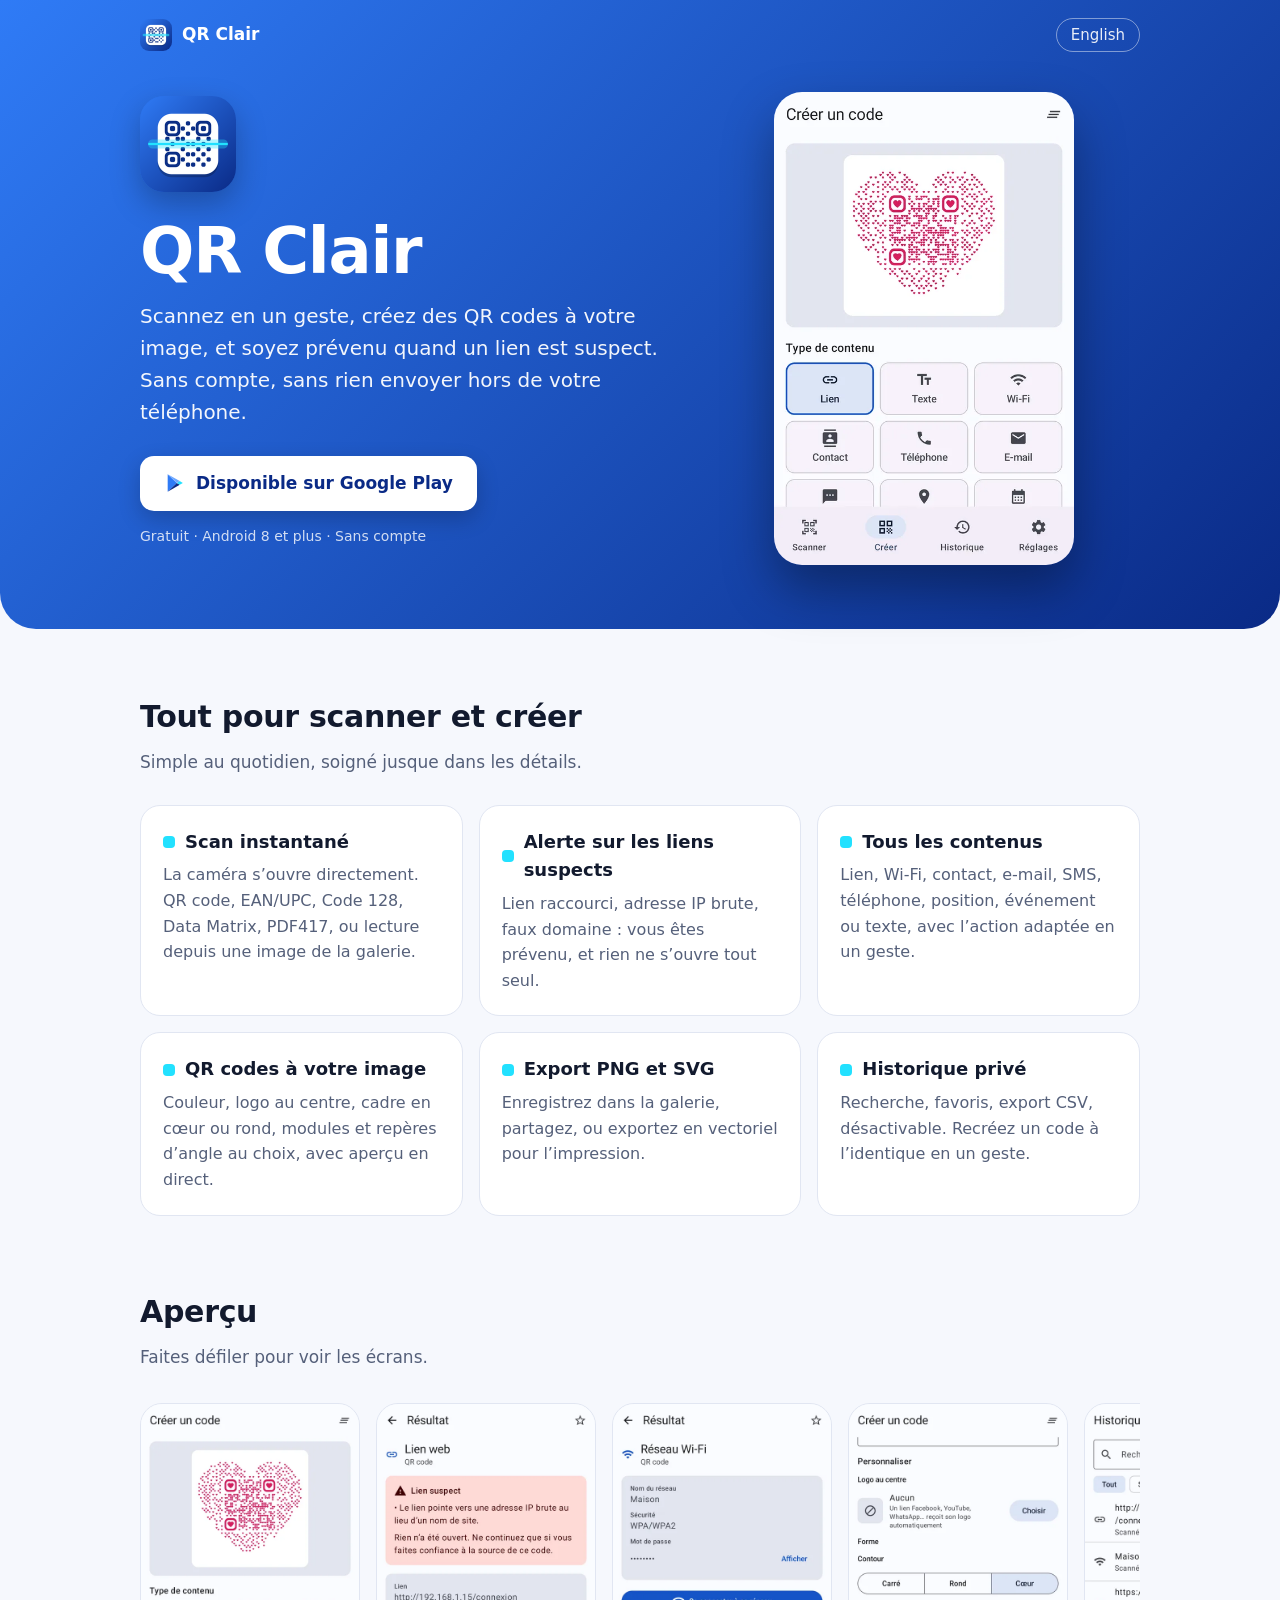
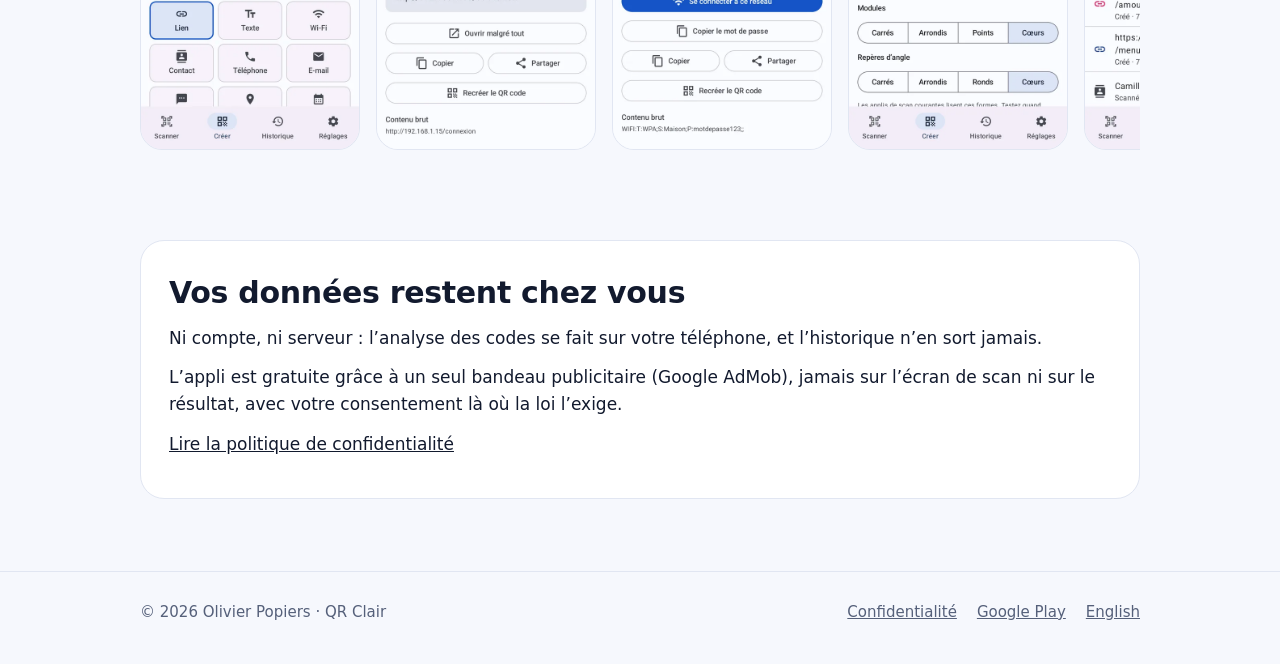
<file: index.html>
<!doctype html>
<html lang="fr">
<head>
<meta charset="utf-8">
<meta name="viewport" content="width=device-width, initial-scale=1">
<title>QR Clair — scanner et créer des QR codes, sans compte</title>
<meta name="description" content="Scannez et créez des QR codes et codes-barres. Alerte sur les liens suspects, QR codes en forme de cœur, hors ligne, sans compte. Vos données restent sur votre téléphone.">
<meta property="og:title" content="QR Clair — scanner et créer des QR codes, sans compte">
<meta property="og:description" content="Scannez et créez des QR codes et codes-barres. Alerte sur les liens suspects, QR codes en forme de cœur, hors ligne, sans compte. Vos données restent sur votre téléphone.">
<meta property="og:image" content="assets/partage-fr.png">
<meta name="theme-color" content="#0a2a86">
<link rel="icon" href="assets/icone-32.png">
<link rel="apple-touch-icon" href="assets/icone-192.png">
<link rel="stylesheet" href="assets/style.css">
</head>
<body>
<header class="hero"><div class="wrap">
<div class="top">
  <a class="brand" href=""><img src="assets/icone-192.png" alt="">QR Clair</a>
  <a class="lang" href="en/" hreflang="en">English</a>
</div>
<div class="hero-grid">
  <div>
    <img class="icon" src="assets/icone-192.png" alt="" width="96" height="96">
    <h1>QR Clair</h1>
    <p class="lead">Scannez en un geste, créez des QR codes à votre image, et soyez prévenu quand un lien est suspect. Sans compte, sans rien envoyer hors de votre téléphone.</p>
    <a class="cta" href="https://play.google.com/store/apps/details?id=com.qrclair.app"><svg viewBox="0 0 24 24" aria-hidden="true"><path fill="#2f7bf6" d="M4 2.5v19l10-9.5z"/><path fill="#0a2a86" d="M14 12 4 21.5l13.2-7.6z"/><path fill="#22e1ff" d="m17.2 9.9-3.2 2.1 3.2 1.9 3.3-1.9z"/><path fill="#6fa8ff" d="M4 2.5 14 12l3.2-2.1z"/></svg>Disponible sur Google Play</a>
    <p class="note">Gratuit · Android 8 et plus · Sans compte</p>
  </div>
  <div class="hero-shot"><img src="assets/fr/04_creer_coeur.webp" alt="Création d’un QR code en cœur" width="540" height="852"></div>
</div>
</div></header>
<main class="wrap">
<section>
  <h2>Tout pour scanner et créer</h2>
  <p class="sub">Simple au quotidien, soigné jusque dans les détails.</p>
  <div class="features">
    <div class="card"><h3>Scan instantané</h3><p>La caméra s’ouvre directement. QR code, EAN/UPC, Code 128, Data Matrix, PDF417, ou lecture depuis une image de la galerie.</p></div>
    <div class="card"><h3>Alerte sur les liens suspects</h3><p>Lien raccourci, adresse IP brute, faux domaine : vous êtes prévenu, et rien ne s’ouvre tout seul.</p></div>
    <div class="card"><h3>Tous les contenus</h3><p>Lien, Wi-Fi, contact, e-mail, SMS, téléphone, position, événement ou texte, avec l’action adaptée en un geste.</p></div>
    <div class="card"><h3>QR codes à votre image</h3><p>Couleur, logo au centre, cadre en cœur ou rond, modules et repères d’angle au choix, avec aperçu en direct.</p></div>
    <div class="card"><h3>Export PNG et SVG</h3><p>Enregistrez dans la galerie, partagez, ou exportez en vectoriel pour l’impression.</p></div>
    <div class="card"><h3>Historique privé</h3><p>Recherche, favoris, export CSV, désactivable. Recréez un code à l’identique en un geste.</p></div>
  </div>
</section>
<section>
  <h2>Aperçu</h2>
  <p class="sub">Faites défiler pour voir les écrans.</p>
  <div class="shots">
    <img src="assets/fr/04_creer_coeur.webp" alt="Création d’un QR code en cœur" width="540" height="852" loading="lazy">
    <img src="assets/fr/01_lien_suspect.webp" alt="Alerte sur un lien suspect" width="540" height="852" loading="lazy">
    <img src="assets/fr/02_wifi.webp" alt="Résultat d’un QR code Wi-Fi" width="540" height="852" loading="lazy">
    <img src="assets/fr/05_formes.webp" alt="Choix du cadre, des modules et des repères" width="540" height="852" loading="lazy">
    <img src="assets/fr/03_historique.webp" alt="Historique des codes" width="540" height="852" loading="lazy">
    <img src="assets/fr/06_reglages.webp" alt="Réglages" width="540" height="852" loading="lazy">
    <img src="assets/fr/07_sombre.webp" alt="Thème sombre" width="540" height="852" loading="lazy">
  </div>
</section>
<section>
  <div class="privacy">
    <h2>Vos données restent chez vous</h2>
    <p>Ni compte, ni serveur : l’analyse des codes se fait sur votre téléphone, et l’historique n’en sort jamais.</p>
    <p>L’appli est gratuite grâce à un seul bandeau publicitaire (Google AdMob), jamais sur l’écran de scan ni sur le résultat, avec votre consentement là où la loi l’exige.</p>
    <p><a href="confidentialite.html">Lire la politique de confidentialité</a></p>
  </div>
</section>
</main>
<footer><div class="wrap">
  <span>© 2026 Olivier Popiers · QR Clair</span>
  <nav><a href="confidentialite.html">Confidentialité</a><a href="https://play.google.com/store/apps/details?id=com.qrclair.app">Google Play</a><a href="en/">English</a></nav>
</div></footer>
</body>
</html>
</file>
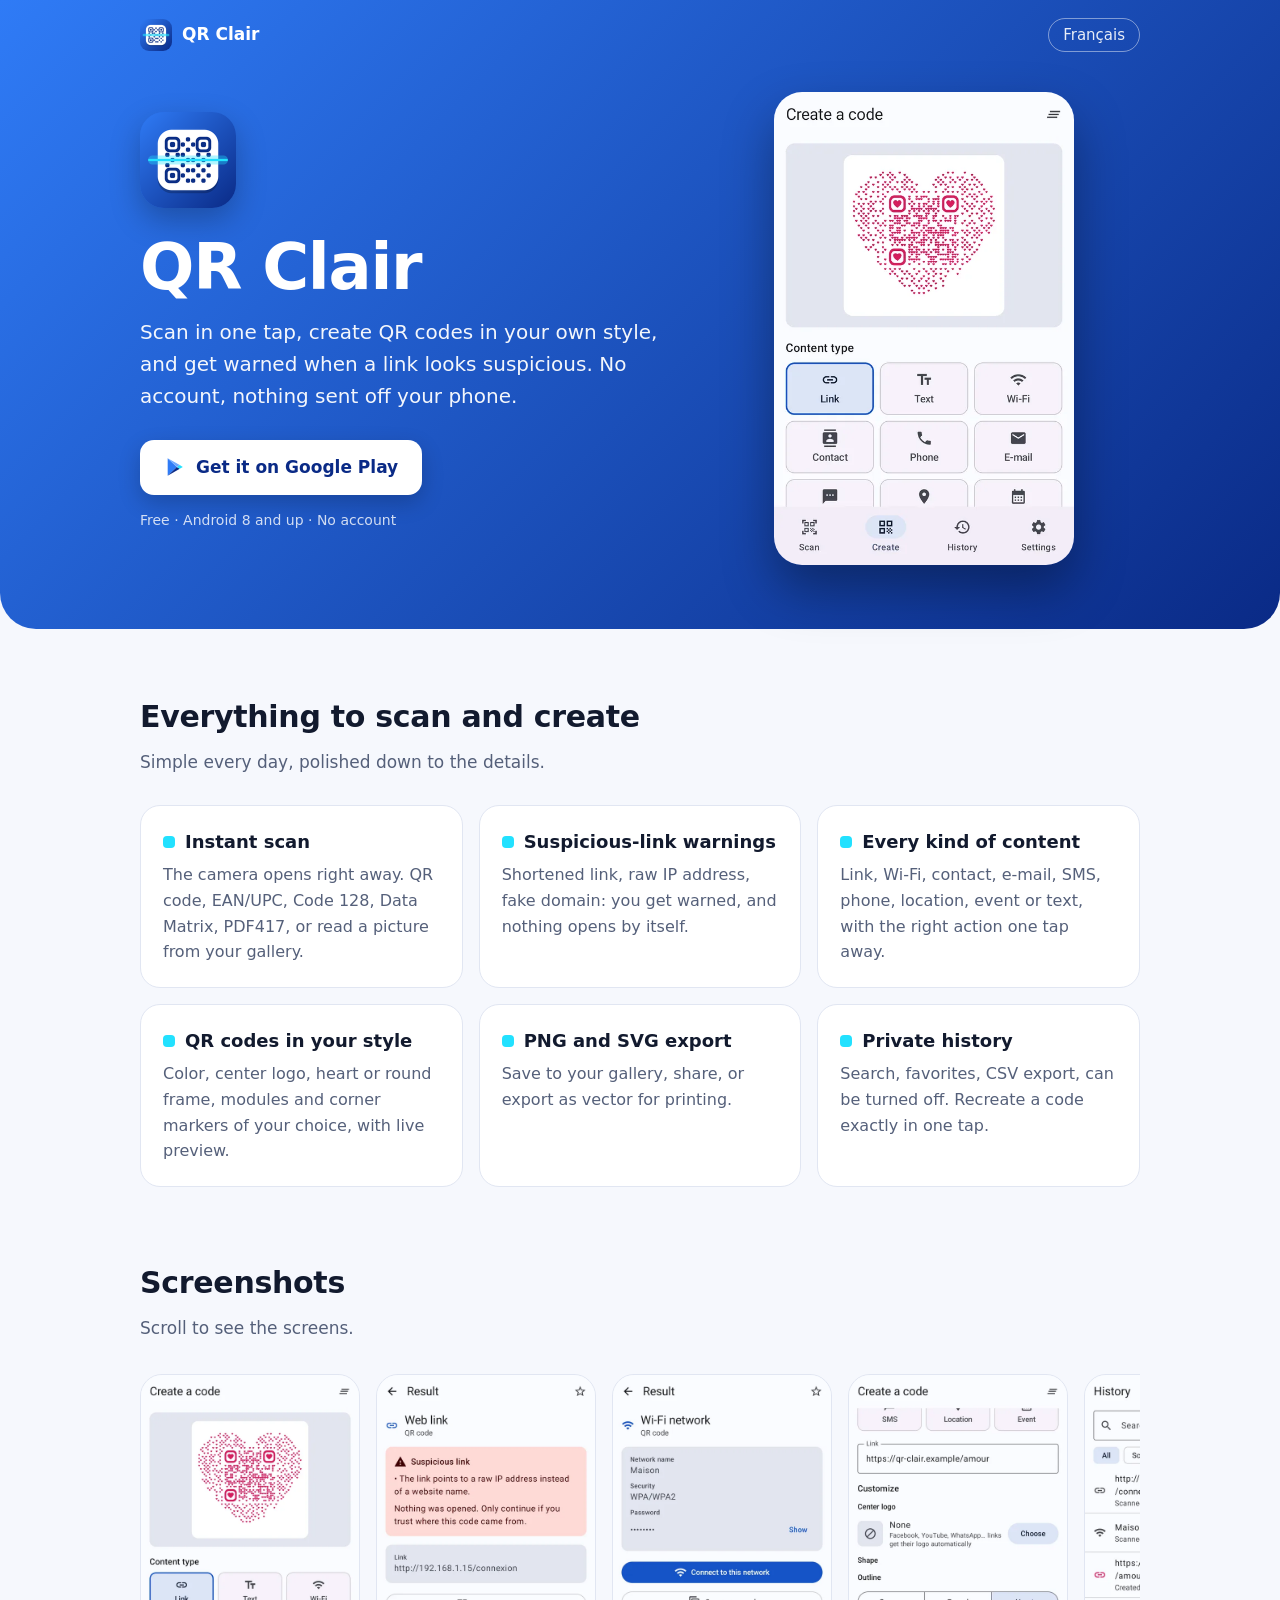
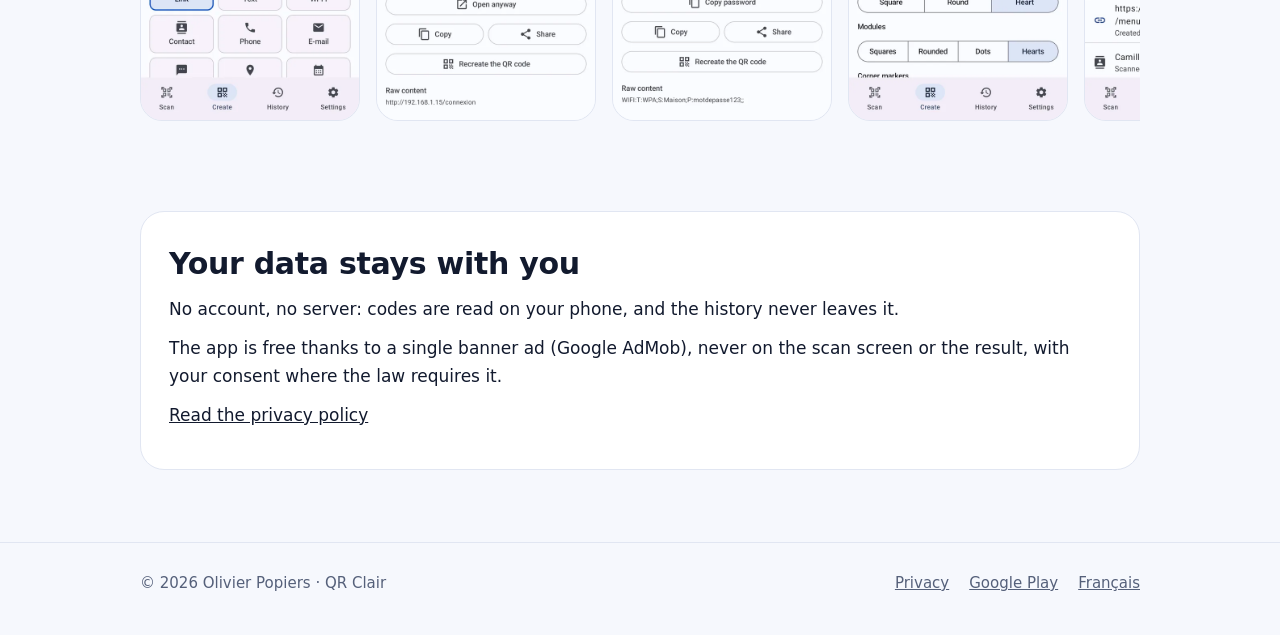
<file: en/index.html>
<!doctype html>
<html lang="en">
<head>
<meta charset="utf-8">
<meta name="viewport" content="width=device-width, initial-scale=1">
<title>QR Clair — scan and create QR codes, no account</title>
<meta name="description" content="Scan and create QR codes and barcodes. Suspicious-link warnings, heart-shaped QR codes, works offline, no account. Your data stays on your phone.">
<meta property="og:title" content="QR Clair — scan and create QR codes, no account">
<meta property="og:description" content="Scan and create QR codes and barcodes. Suspicious-link warnings, heart-shaped QR codes, works offline, no account. Your data stays on your phone.">
<meta property="og:image" content="../assets/partage-en.png">
<meta name="theme-color" content="#0a2a86">
<link rel="icon" href="../assets/icone-32.png">
<link rel="apple-touch-icon" href="../assets/icone-192.png">
<link rel="stylesheet" href="../assets/style.css">
</head>
<body>
<header class="hero"><div class="wrap">
<div class="top">
  <a class="brand" href="../en/"><img src="../assets/icone-192.png" alt="">QR Clair</a>
  <a class="lang" href="../" hreflang="fr">Français</a>
</div>
<div class="hero-grid">
  <div>
    <img class="icon" src="../assets/icone-192.png" alt="" width="96" height="96">
    <h1>QR Clair</h1>
    <p class="lead">Scan in one tap, create QR codes in your own style, and get warned when a link looks suspicious. No account, nothing sent off your phone.</p>
    <a class="cta" href="https://play.google.com/store/apps/details?id=com.qrclair.app"><svg viewBox="0 0 24 24" aria-hidden="true"><path fill="#2f7bf6" d="M4 2.5v19l10-9.5z"/><path fill="#0a2a86" d="M14 12 4 21.5l13.2-7.6z"/><path fill="#22e1ff" d="m17.2 9.9-3.2 2.1 3.2 1.9 3.3-1.9z"/><path fill="#6fa8ff" d="M4 2.5 14 12l3.2-2.1z"/></svg>Get it on Google Play</a>
    <p class="note">Free · Android 8 and up · No account</p>
  </div>
  <div class="hero-shot"><img src="../assets/en/04_creer_coeur.webp" alt="Creating a heart-shaped QR code" width="540" height="852"></div>
</div>
</div></header>
<main class="wrap">
<section>
  <h2>Everything to scan and create</h2>
  <p class="sub">Simple every day, polished down to the details.</p>
  <div class="features">
    <div class="card"><h3>Instant scan</h3><p>The camera opens right away. QR code, EAN/UPC, Code 128, Data Matrix, PDF417, or read a picture from your gallery.</p></div>
    <div class="card"><h3>Suspicious-link warnings</h3><p>Shortened link, raw IP address, fake domain: you get warned, and nothing opens by itself.</p></div>
    <div class="card"><h3>Every kind of content</h3><p>Link, Wi-Fi, contact, e-mail, SMS, phone, location, event or text, with the right action one tap away.</p></div>
    <div class="card"><h3>QR codes in your style</h3><p>Color, center logo, heart or round frame, modules and corner markers of your choice, with live preview.</p></div>
    <div class="card"><h3>PNG and SVG export</h3><p>Save to your gallery, share, or export as vector for printing.</p></div>
    <div class="card"><h3>Private history</h3><p>Search, favorites, CSV export, can be turned off. Recreate a code exactly in one tap.</p></div>
  </div>
</section>
<section>
  <h2>Screenshots</h2>
  <p class="sub">Scroll to see the screens.</p>
  <div class="shots">
    <img src="../assets/en/04_creer_coeur.webp" alt="Creating a heart-shaped QR code" width="540" height="852" loading="lazy">
    <img src="../assets/en/01_lien_suspect.webp" alt="Suspicious link warning" width="540" height="852" loading="lazy">
    <img src="../assets/en/02_wifi.webp" alt="Wi-Fi QR code result" width="540" height="852" loading="lazy">
    <img src="../assets/en/05_formes.webp" alt="Choosing the frame, modules and corner markers" width="540" height="852" loading="lazy">
    <img src="../assets/en/03_historique.webp" alt="Code history" width="540" height="852" loading="lazy">
    <img src="../assets/en/06_reglages.webp" alt="Settings" width="540" height="852" loading="lazy">
    <img src="../assets/en/07_sombre.webp" alt="Dark theme" width="540" height="852" loading="lazy">
  </div>
</section>
<section>
  <div class="privacy">
    <h2>Your data stays with you</h2>
    <p>No account, no server: codes are read on your phone, and the history never leaves it.</p>
    <p>The app is free thanks to a single banner ad (Google AdMob), never on the scan screen or the result, with your consent where the law requires it.</p>
    <p><a href="privacy.html">Read the privacy policy</a></p>
  </div>
</section>
</main>
<footer><div class="wrap">
  <span>© 2026 Olivier Popiers · QR Clair</span>
  <nav><a href="privacy.html">Privacy</a><a href="https://play.google.com/store/apps/details?id=com.qrclair.app">Google Play</a><a href="../">Français</a></nav>
</div></footer>
</body>
</html>
</file>
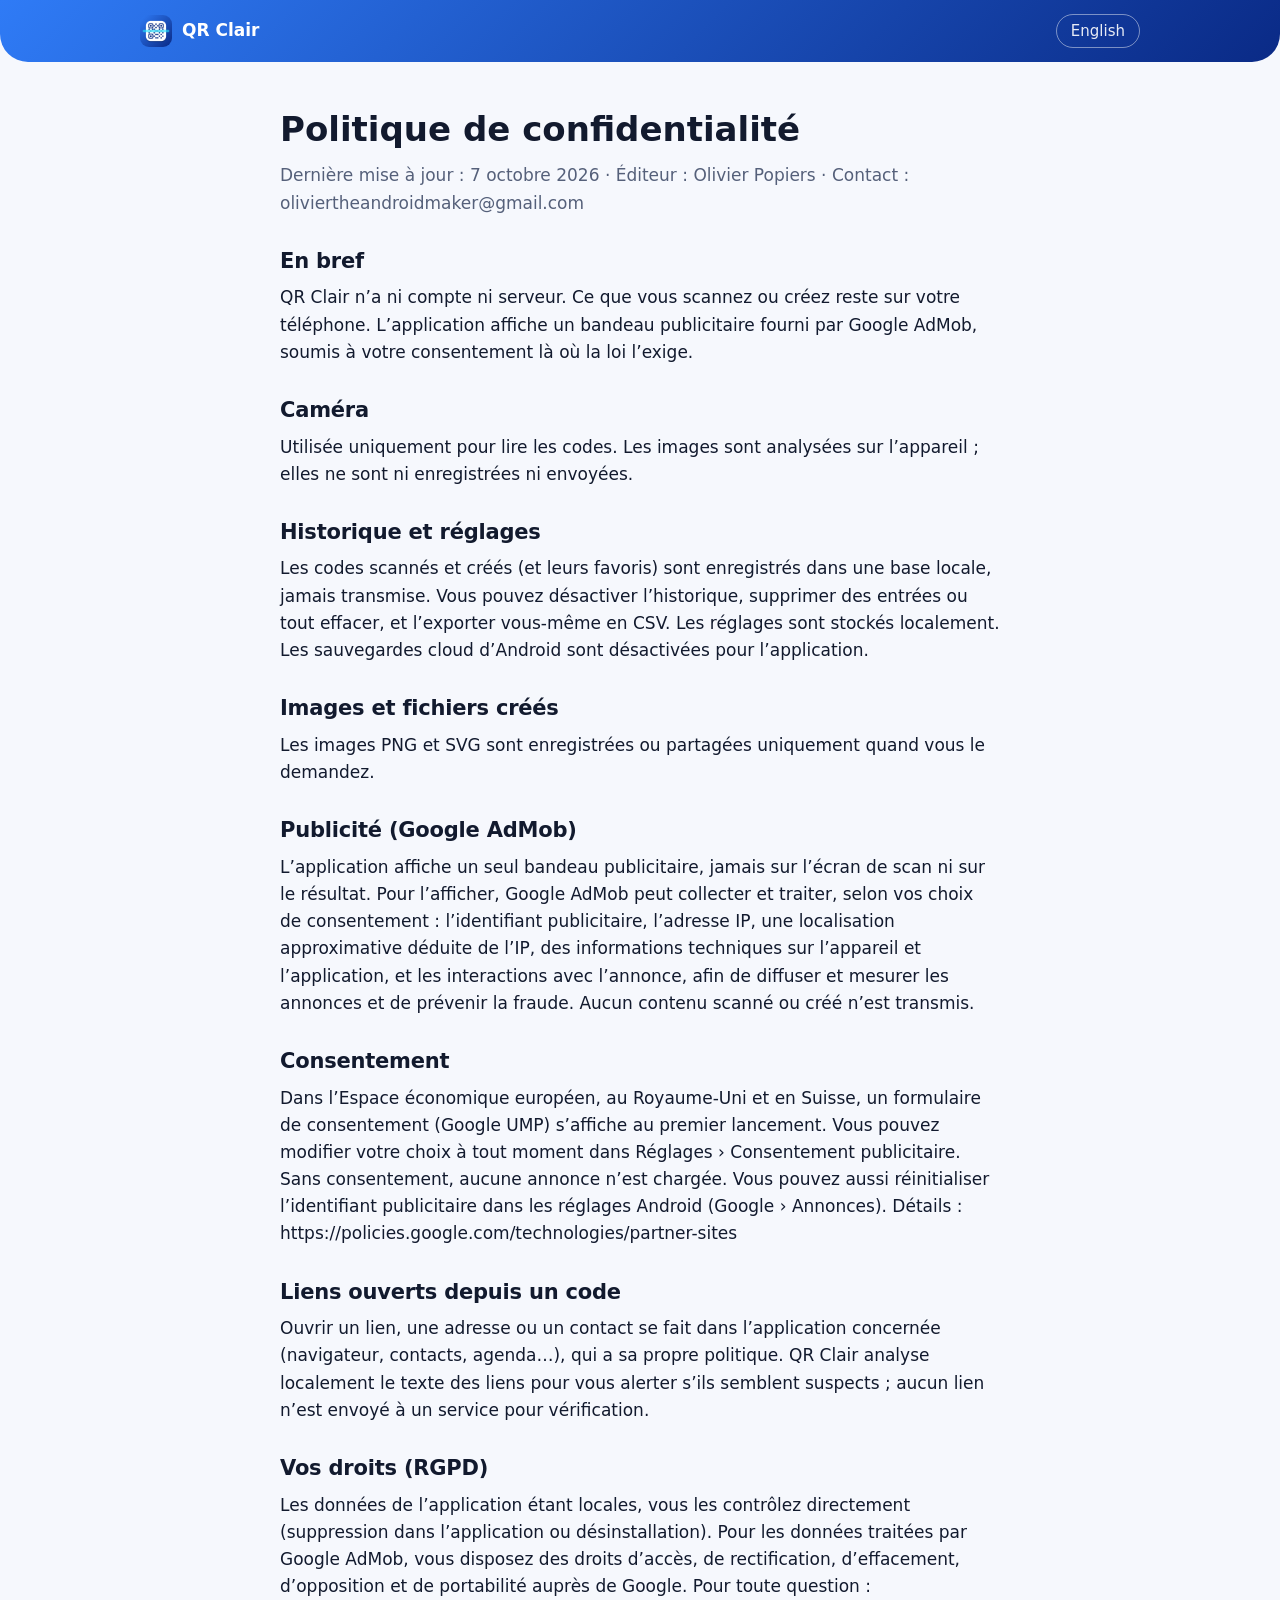
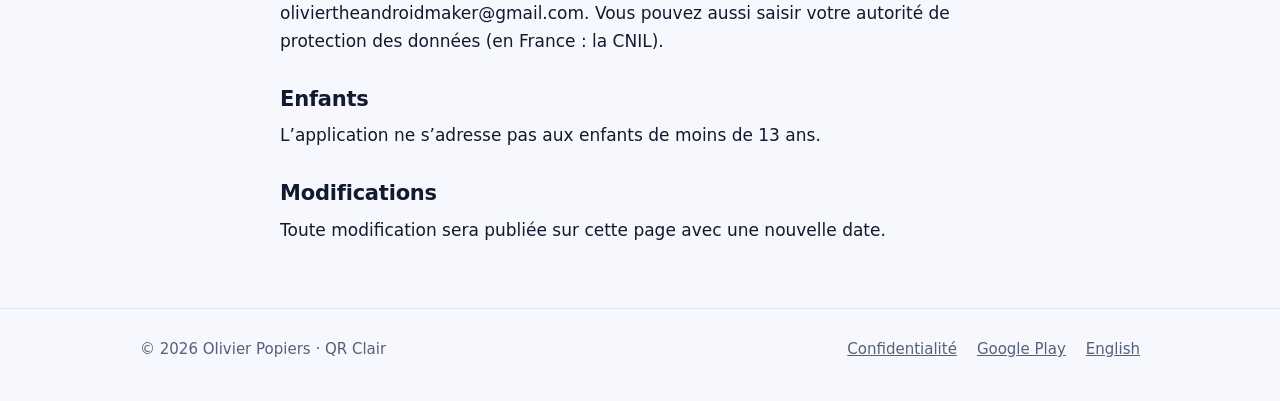
<file: confidentialite.html>
<!doctype html>
<html lang="fr">
<head>
<meta charset="utf-8">
<meta name="viewport" content="width=device-width, initial-scale=1">
<title>Politique de confidentialité — QR Clair</title>
<meta name="description" content="Politique de confidentialité — QR Clair">
<meta property="og:title" content="Politique de confidentialité — QR Clair">
<meta property="og:description" content="Politique de confidentialité — QR Clair">
<meta property="og:image" content="assets/partage-fr.png">
<meta name="theme-color" content="#0a2a86">
<link rel="icon" href="assets/icone-32.png">
<link rel="apple-touch-icon" href="assets/icone-192.png">
<link rel="stylesheet" href="assets/style.css">
</head>
<body>
<header class="hero slim"><div class="wrap">
<div class="top">
  <a class="brand" href=""><img src="assets/icone-192.png" alt="">QR Clair</a>
  <a class="lang" href="en/privacy.html" hreflang="en">English</a>
</div>
</div></header>
<main class="wrap doc">
<h1>Politique de confidentialité</h1>
<p class="meta">Dernière mise à jour : 7 octobre 2026 · Éditeur : Olivier Popiers · Contact : oliviertheandroidmaker@gmail.com</p>
<h2>En bref</h2>
<p>QR Clair n’a ni compte ni serveur. Ce que vous scannez ou créez reste sur votre téléphone. L’application affiche un bandeau publicitaire fourni par Google AdMob, soumis à votre consentement là où la loi l’exige.</p>
<h2>Caméra</h2>
<p>Utilisée uniquement pour lire les codes. Les images sont analysées sur l’appareil ; elles ne sont ni enregistrées ni envoyées.</p>
<h2>Historique et réglages</h2>
<p>Les codes scannés et créés (et leurs favoris) sont enregistrés dans une base locale, jamais transmise. Vous pouvez désactiver l’historique, supprimer des entrées ou tout effacer, et l’exporter vous-même en CSV. Les réglages sont stockés localement. Les sauvegardes cloud d’Android sont désactivées pour l’application.</p>
<h2>Images et fichiers créés</h2>
<p>Les images PNG et SVG sont enregistrées ou partagées uniquement quand vous le demandez.</p>
<h2>Publicité (Google AdMob)</h2>
<p>L’application affiche un seul bandeau publicitaire, jamais sur l’écran de scan ni sur le résultat. Pour l’afficher, Google AdMob peut collecter et traiter, selon vos choix de consentement : l’identifiant publicitaire, l’adresse IP, une localisation approximative déduite de l’IP, des informations techniques sur l’appareil et l’application, et les interactions avec l’annonce, afin de diffuser et mesurer les annonces et de prévenir la fraude. Aucun contenu scanné ou créé n’est transmis.</p>
<h2>Consentement</h2>
<p>Dans l’Espace économique européen, au Royaume-Uni et en Suisse, un formulaire de consentement (Google UMP) s’affiche au premier lancement. Vous pouvez modifier votre choix à tout moment dans Réglages › Consentement publicitaire. Sans consentement, aucune annonce n’est chargée. Vous pouvez aussi réinitialiser l’identifiant publicitaire dans les réglages Android (Google › Annonces). Détails : https://policies.google.com/technologies/partner-sites</p>
<h2>Liens ouverts depuis un code</h2>
<p>Ouvrir un lien, une adresse ou un contact se fait dans l’application concernée (navigateur, contacts, agenda…), qui a sa propre politique. QR Clair analyse localement le texte des liens pour vous alerter s’ils semblent suspects ; aucun lien n’est envoyé à un service pour vérification.</p>
<h2>Vos droits (RGPD)</h2>
<p>Les données de l’application étant locales, vous les contrôlez directement (suppression dans l’application ou désinstallation). Pour les données traitées par Google AdMob, vous disposez des droits d’accès, de rectification, d’effacement, d’opposition et de portabilité auprès de Google. Pour toute question : oliviertheandroidmaker@gmail.com. Vous pouvez aussi saisir votre autorité de protection des données (en France : la CNIL).</p>
<h2>Enfants</h2>
<p>L’application ne s’adresse pas aux enfants de moins de 13 ans.</p>
<h2>Modifications</h2>
<p>Toute modification sera publiée sur cette page avec une nouvelle date.</p>
</main>
<footer><div class="wrap">
  <span>© 2026 Olivier Popiers · QR Clair</span>
  <nav><a href="confidentialite.html">Confidentialité</a><a href="https://play.google.com/store/apps/details?id=com.qrclair.app">Google Play</a><a href="en/">English</a></nav>
</div></footer>
</body>
</html>
</file>
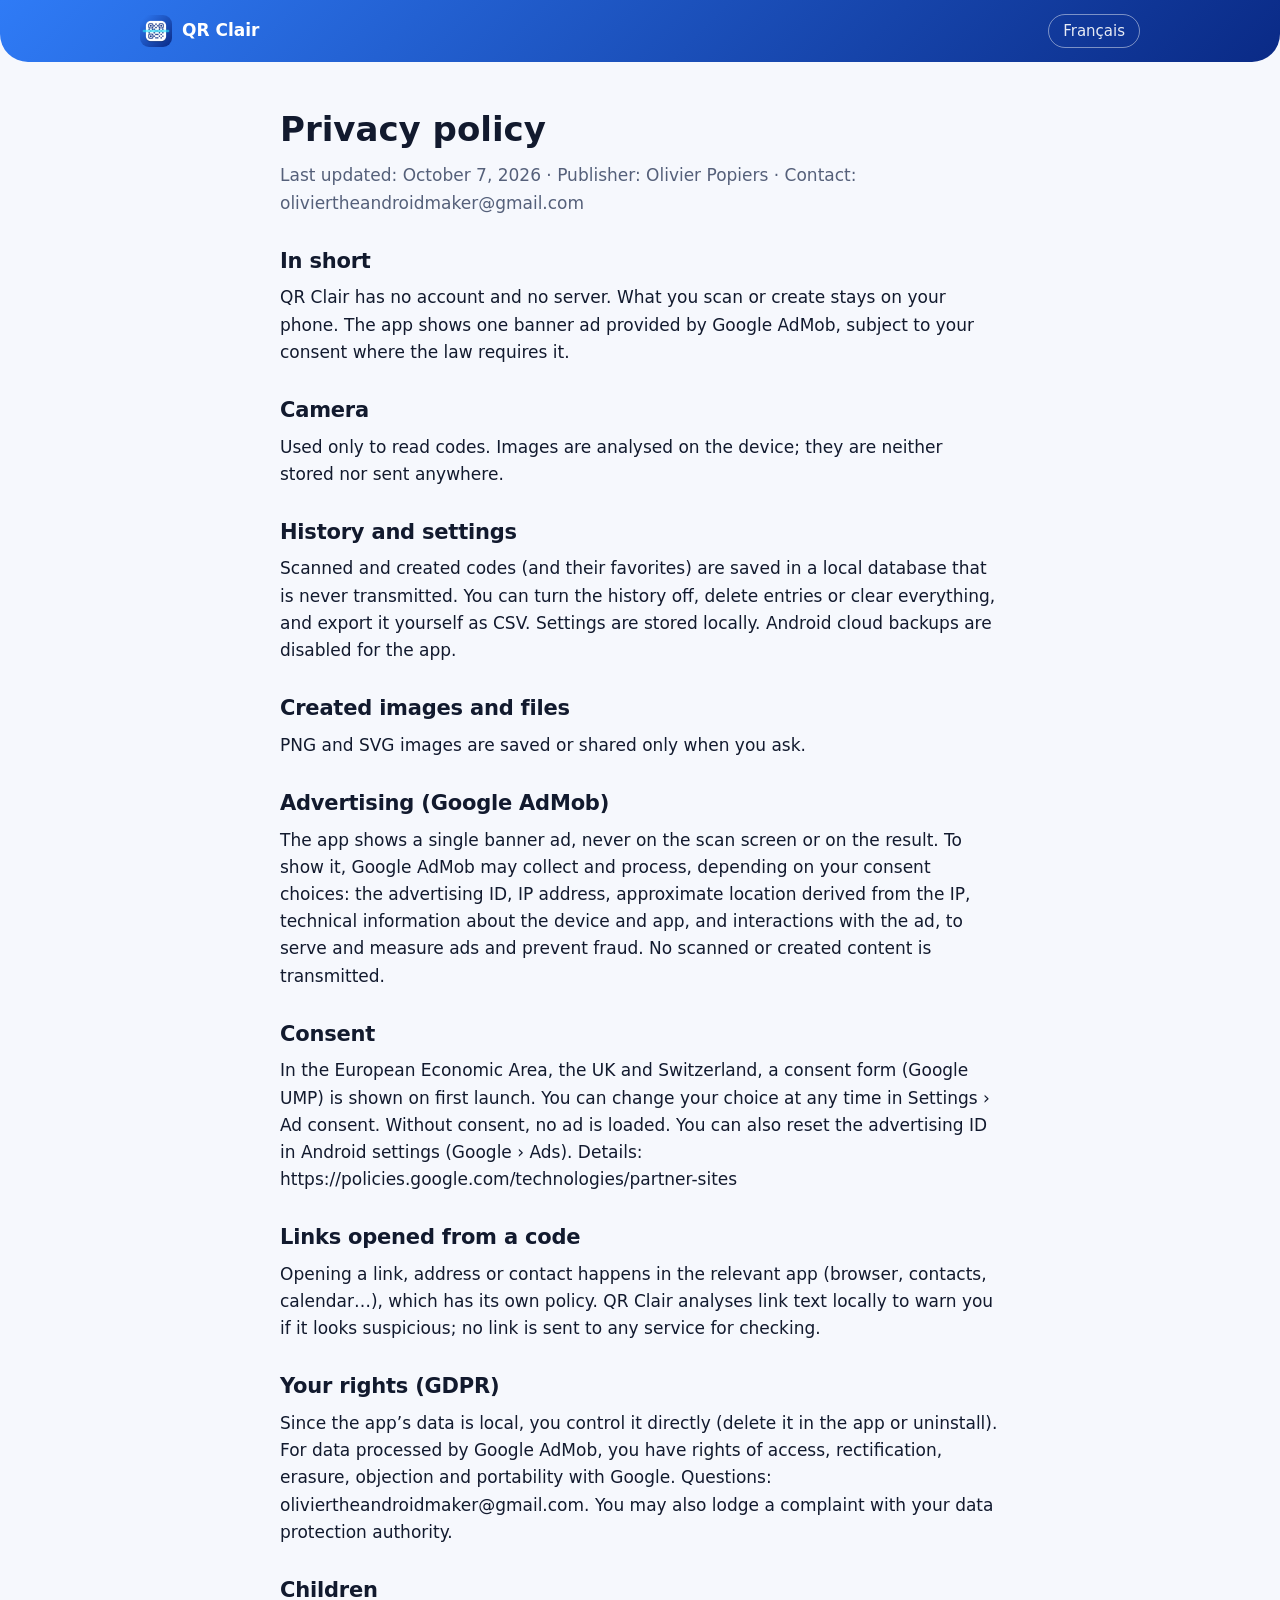
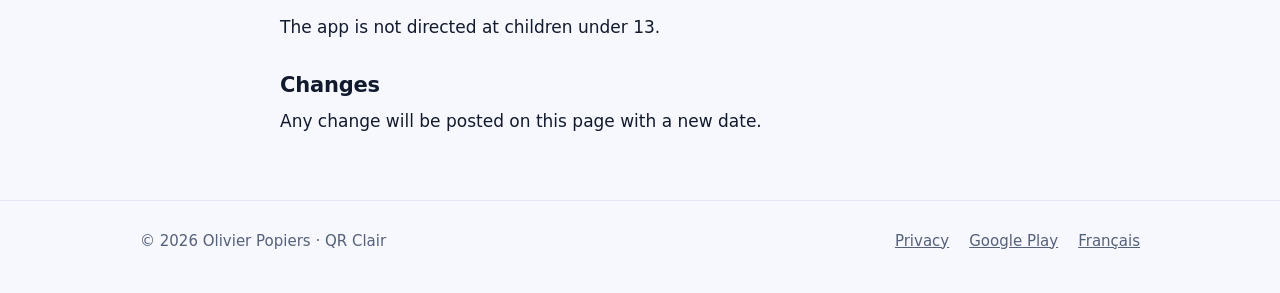
<file: en/privacy.html>
<!doctype html>
<html lang="en">
<head>
<meta charset="utf-8">
<meta name="viewport" content="width=device-width, initial-scale=1">
<title>Privacy policy — QR Clair</title>
<meta name="description" content="Privacy policy — QR Clair">
<meta property="og:title" content="Privacy policy — QR Clair">
<meta property="og:description" content="Privacy policy — QR Clair">
<meta property="og:image" content="../assets/partage-en.png">
<meta name="theme-color" content="#0a2a86">
<link rel="icon" href="../assets/icone-32.png">
<link rel="apple-touch-icon" href="../assets/icone-192.png">
<link rel="stylesheet" href="../assets/style.css">
</head>
<body>
<header class="hero slim"><div class="wrap">
<div class="top">
  <a class="brand" href="../en/"><img src="../assets/icone-192.png" alt="">QR Clair</a>
  <a class="lang" href="../confidentialite.html" hreflang="fr">Français</a>
</div>
</div></header>
<main class="wrap doc">
<h1>Privacy policy</h1>
<p class="meta">Last updated: October 7, 2026 · Publisher: Olivier Popiers · Contact: oliviertheandroidmaker@gmail.com</p>
<h2>In short</h2>
<p>QR Clair has no account and no server. What you scan or create stays on your phone. The app shows one banner ad provided by Google AdMob, subject to your consent where the law requires it.</p>
<h2>Camera</h2>
<p>Used only to read codes. Images are analysed on the device; they are neither stored nor sent anywhere.</p>
<h2>History and settings</h2>
<p>Scanned and created codes (and their favorites) are saved in a local database that is never transmitted. You can turn the history off, delete entries or clear everything, and export it yourself as CSV. Settings are stored locally. Android cloud backups are disabled for the app.</p>
<h2>Created images and files</h2>
<p>PNG and SVG images are saved or shared only when you ask.</p>
<h2>Advertising (Google AdMob)</h2>
<p>The app shows a single banner ad, never on the scan screen or on the result. To show it, Google AdMob may collect and process, depending on your consent choices: the advertising ID, IP address, approximate location derived from the IP, technical information about the device and app, and interactions with the ad, to serve and measure ads and prevent fraud. No scanned or created content is transmitted.</p>
<h2>Consent</h2>
<p>In the European Economic Area, the UK and Switzerland, a consent form (Google UMP) is shown on first launch. You can change your choice at any time in Settings › Ad consent. Without consent, no ad is loaded. You can also reset the advertising ID in Android settings (Google › Ads). Details: https://policies.google.com/technologies/partner-sites</p>
<h2>Links opened from a code</h2>
<p>Opening a link, address or contact happens in the relevant app (browser, contacts, calendar…), which has its own policy. QR Clair analyses link text locally to warn you if it looks suspicious; no link is sent to any service for checking.</p>
<h2>Your rights (GDPR)</h2>
<p>Since the app’s data is local, you control it directly (delete it in the app or uninstall). For data processed by Google AdMob, you have rights of access, rectification, erasure, objection and portability with Google. Questions: oliviertheandroidmaker@gmail.com. You may also lodge a complaint with your data protection authority.</p>
<h2>Children</h2>
<p>The app is not directed at children under 13.</p>
<h2>Changes</h2>
<p>Any change will be posted on this page with a new date.</p>
</main>
<footer><div class="wrap">
  <span>© 2026 Olivier Popiers · QR Clair</span>
  <nav><a href="privacy.html">Privacy</a><a href="https://play.google.com/store/apps/details?id=com.qrclair.app">Google Play</a><a href="../">Français</a></nav>
</div></footer>
</body>
</html>
</file>
<file: assets/style.css>
:root {
  --blue: #2f7bf6;
  --navy: #0a2a86;
  --cyan: #22e1ff;
  --bg: #f6f8fd;
  --surface: #ffffff;
  --text: #121a2e;
  --muted: #55607a;
  --line: #e1e6f2;
}
@media (prefers-color-scheme: dark) {
  :root {
    --bg: #0d1220;
    --surface: #161d30;
    --text: #e9edf7;
    --muted: #a3acc4;
    --line: #27304a;
  }
}
* { box-sizing: border-box; }
html { -webkit-text-size-adjust: 100%; }
body {
  margin: 0;
  background: var(--bg);
  color: var(--text);
  font: 17px/1.6 system-ui, -apple-system, "Segoe UI", Roboto, sans-serif;
}
a { color: inherit; }
.wrap { max-width: 1040px; margin: 0 auto; padding: 0 20px; }

/* En-tête */
.hero {
  background: linear-gradient(135deg, var(--blue), var(--navy));
  color: #fff;
  border-radius: 0 0 36px 36px;
  padding: 18px 0 64px;
}
.top { display: flex; justify-content: space-between; align-items: center; gap: 12px; }
.brand { display: flex; align-items: center; gap: 10px; font-weight: 700; text-decoration: none; }
.brand img { width: 32px; height: 32px; border-radius: 9px; }
.lang { font-size: 15px; opacity: .9; text-decoration: none; border: 1px solid rgba(255,255,255,.5); border-radius: 99px; padding: 4px 14px; }
.lang:hover { background: rgba(255,255,255,.15); }
.hero-grid { display: grid; grid-template-columns: 1.1fr .9fr; gap: 40px; align-items: center; margin-top: 40px; }
.hero h1 { font-size: clamp(40px, 7vw, 64px); line-height: 1.05; margin: 18px 0 14px; letter-spacing: -.02em; }
.hero .icon { width: 96px; height: 96px; border-radius: 24px; box-shadow: 0 12px 30px rgba(0,0,0,.25); }
.hero p.lead { font-size: 20px; max-width: 30em; margin: 0 0 28px; opacity: .95; }
.cta {
  display: inline-flex; align-items: center; gap: 10px;
  background: #fff; color: var(--navy); font-weight: 700; text-decoration: none;
  padding: 14px 24px; border-radius: 14px; box-shadow: 0 8px 22px rgba(0,0,0,.2);
}
.cta:hover { transform: translateY(-1px); }
.cta svg { width: 22px; height: 22px; }
.note { font-size: 14px; opacity: .8; margin-top: 14px; }
.hero-shot { justify-self: center; }
.hero-shot img { width: min(300px, 70vw); height: auto; border-radius: 28px; box-shadow: 0 24px 50px rgba(0,0,0,.35); display: block; }

/* Sections */
section { padding: 64px 0 8px; }
h2 { font-size: 30px; margin: 0 0 8px; letter-spacing: -.01em; }
.sub { color: var(--muted); margin: 0 0 28px; }
.features { display: grid; grid-template-columns: repeat(3, 1fr); gap: 16px; }
.card { background: var(--surface); border: 1px solid var(--line); border-radius: 20px; padding: 22px; }
.card h3 { margin: 0 0 6px; font-size: 18px; display: flex; align-items: center; gap: 10px; }
.card h3::before { content: ""; width: 12px; height: 12px; border-radius: 4px; background: var(--cyan); flex: none; }
.card p { margin: 0; color: var(--muted); font-size: 16px; }

.shots { display: flex; gap: 16px; overflow-x: auto; scroll-snap-type: x mandatory; padding: 4px 4px 18px; }
.shots img { width: 220px; height: auto; aspect-ratio: 540 / 852; flex: none; border-radius: 22px; scroll-snap-align: start; border: 1px solid var(--line); background: var(--surface); }

.privacy { background: var(--surface); border: 1px solid var(--line); border-radius: 24px; padding: 28px; }
.privacy p { margin: 0 0 12px; }

footer { margin-top: 64px; padding: 28px 0 40px; border-top: 1px solid var(--line); color: var(--muted); font-size: 15px; }
footer .wrap { display: flex; flex-wrap: wrap; gap: 8px 24px; justify-content: space-between; }
footer nav { display: flex; flex-wrap: wrap; gap: 8px 20px; }

/* Page de texte (politique) */
.doc { max-width: 760px; }
.doc h1 { font-size: 34px; margin: 40px 0 6px; }
.doc h2 { font-size: 21px; margin: 28px 0 6px; }
.doc p { margin: 0 0 12px; }
.doc .meta { color: var(--muted); }
.slim { padding: 14px 0; border-radius: 0 0 28px 28px; }

@media (max-width: 760px) {
  .hero-grid { grid-template-columns: 1fr; }
  .hero-shot { display: none; }
  .features { grid-template-columns: 1fr; }
  .shots img { width: 180px; }
}
</file>
